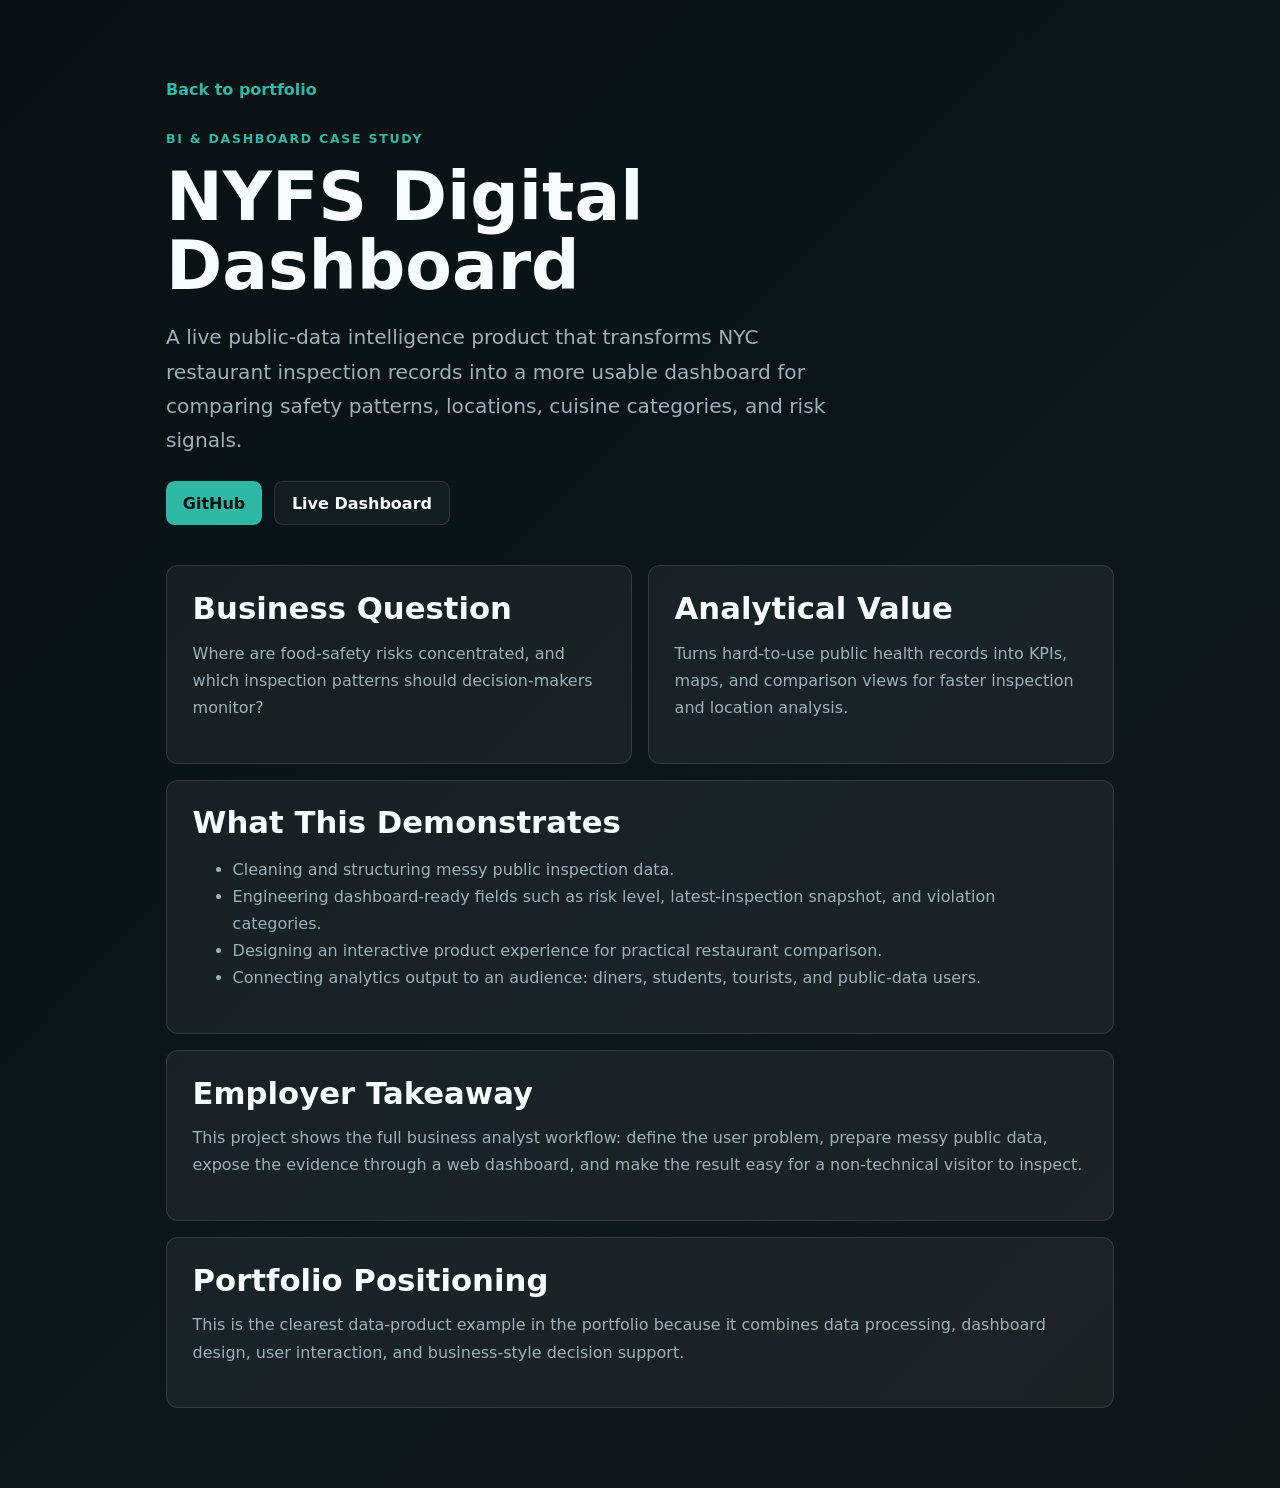
<file: case-studies/nyfs-dashboard.html>
<!doctype html>
<html lang="en">
  <head>
    <meta charset="UTF-8" />
    <meta name="viewport" content="width=device-width, initial-scale=1.0" />
    <title>NYFS Digital Dashboard | Shahbaz Shaikh</title>
    <link rel="stylesheet" href="../styles.css" />
  </head>
  <body>
    <main class="case-study">
      <a class="case-back" href="../index.html#projects">Back to portfolio</a>
      <p class="eyebrow">BI & Dashboard Case Study</p>
      <h1>NYFS Digital Dashboard</h1>
      <p class="hero-lede">
        A live public-data intelligence product that transforms NYC restaurant inspection records
        into a more usable dashboard for comparing safety patterns, locations, cuisine categories,
        and risk signals.
      </p>
      <div class="case-actions">
        <a class="primary-button" href="https://github.com/ShahbazShaikh96/nyfs-dashboard" target="_blank" rel="noreferrer">GitHub</a>
        <a class="secondary-button" href="https://nyfs-web.onrender.com/" target="_blank" rel="noreferrer">Live Dashboard</a>
      </div>

      <section class="case-grid">
        <article>
          <h2>Business Question</h2>
          <p>Where are food-safety risks concentrated, and which inspection patterns should decision-makers monitor?</p>
        </article>
        <article>
          <h2>Analytical Value</h2>
          <p>Turns hard-to-use public health records into KPIs, maps, and comparison views for faster inspection and location analysis.</p>
        </article>
      </section>

      <section class="case-panel">
        <h2>What This Demonstrates</h2>
        <ul>
          <li>Cleaning and structuring messy public inspection data.</li>
          <li>Engineering dashboard-ready fields such as risk level, latest-inspection snapshot, and violation categories.</li>
          <li>Designing an interactive product experience for practical restaurant comparison.</li>
          <li>Connecting analytics output to an audience: diners, students, tourists, and public-data users.</li>
        </ul>
      </section>

      <section class="case-panel">
        <h2>Employer Takeaway</h2>
        <p>
          This project shows the full business analyst workflow: define the user problem, prepare
          messy public data, expose the evidence through a web dashboard, and make the result easy
          for a non-technical visitor to inspect.
        </p>
      </section>

      <section class="case-panel">
        <h2>Portfolio Positioning</h2>
        <p>
          This is the clearest data-product example in the portfolio because it combines data
          processing, dashboard design, user interaction, and business-style decision support.
        </p>
      </section>
    </main>
  </body>
</html>
</file>
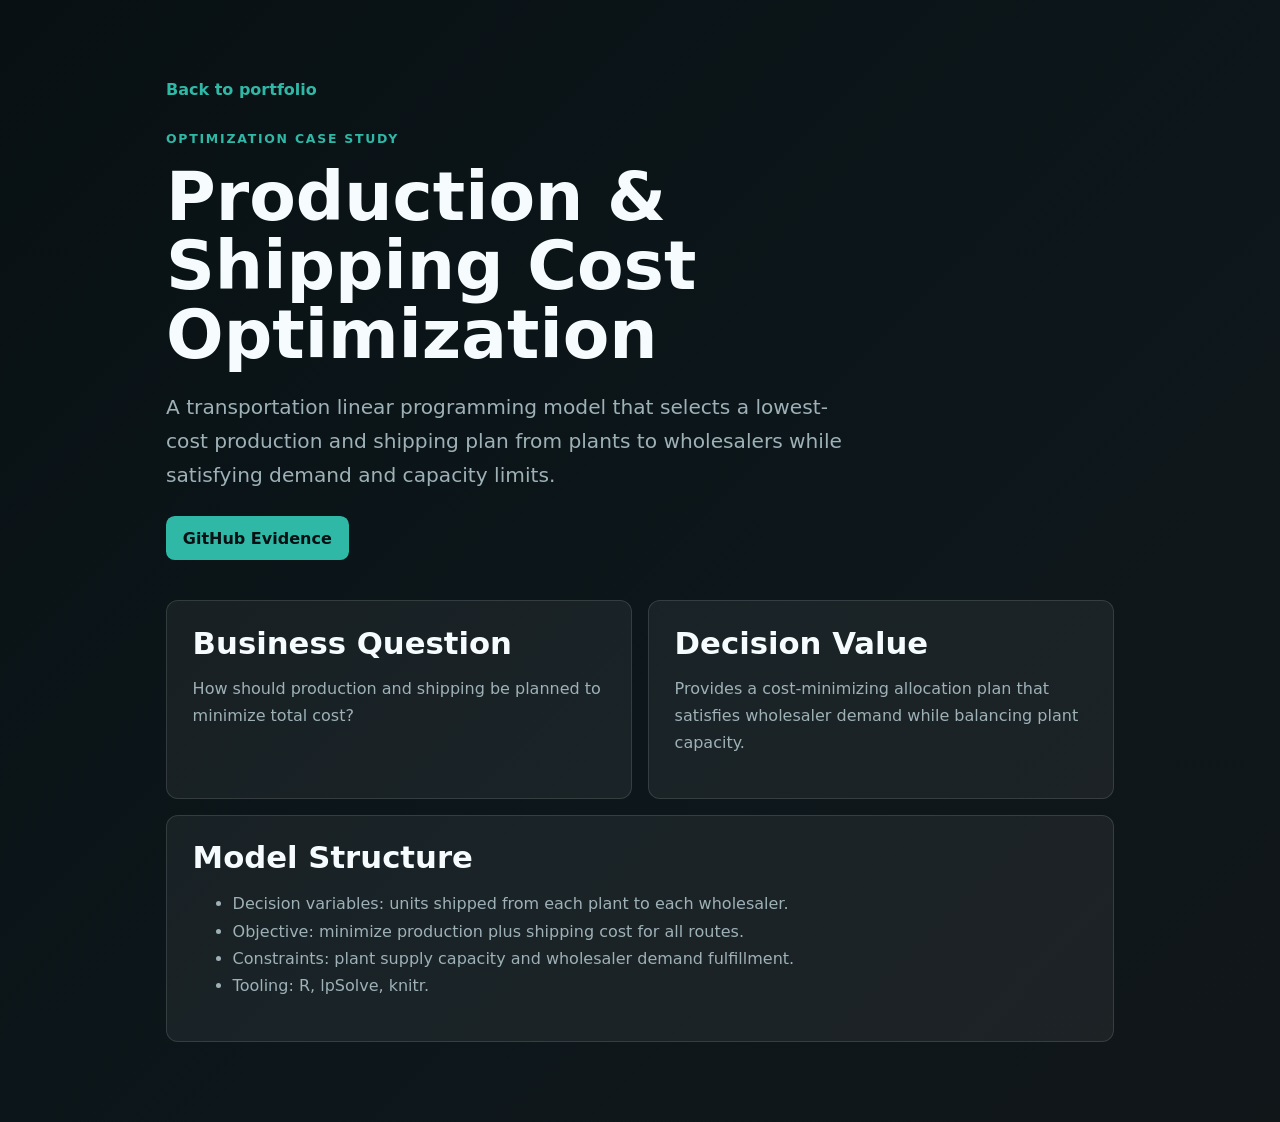
<file: case-studies/qmm-distribution-optimization.html>
<!doctype html>
<html lang="en">
  <head>
    <meta charset="UTF-8" />
    <meta name="viewport" content="width=device-width, initial-scale=1.0" />
    <title>Production & Shipping Cost Optimization | Shahbaz Shaikh</title>
    <link rel="stylesheet" href="../styles.css" />
  </head>
  <body>
    <main class="case-study">
      <a class="case-back" href="../index.html#projects">Back to portfolio</a>
      <p class="eyebrow">Optimization Case Study</p>
      <h1>Production & Shipping Cost Optimization</h1>
      <p class="hero-lede">
        A transportation linear programming model that selects a lowest-cost production and
        shipping plan from plants to wholesalers while satisfying demand and capacity limits.
      </p>
      <div class="case-actions">
        <a class="primary-button" href="https://github.com/ShahbazShaikh96/Quantitaive-Management-Modelling-Projects/tree/main/02_Production_Shipping_Cost_Minimization_LP" target="_blank" rel="noreferrer">GitHub Evidence</a>
      </div>

      <section class="case-grid">
        <article>
          <h2>Business Question</h2>
          <p>How should production and shipping be planned to minimize total cost?</p>
        </article>
        <article>
          <h2>Decision Value</h2>
          <p>Provides a cost-minimizing allocation plan that satisfies wholesaler demand while balancing plant capacity.</p>
        </article>
      </section>

      <section class="case-panel">
        <h2>Model Structure</h2>
        <ul>
          <li>Decision variables: units shipped from each plant to each wholesaler.</li>
          <li>Objective: minimize production plus shipping cost for all routes.</li>
          <li>Constraints: plant supply capacity and wholesaler demand fulfillment.</li>
          <li>Tooling: R, lpSolve, knitr.</li>
        </ul>
      </section>
    </main>
  </body>
</html>
</file>
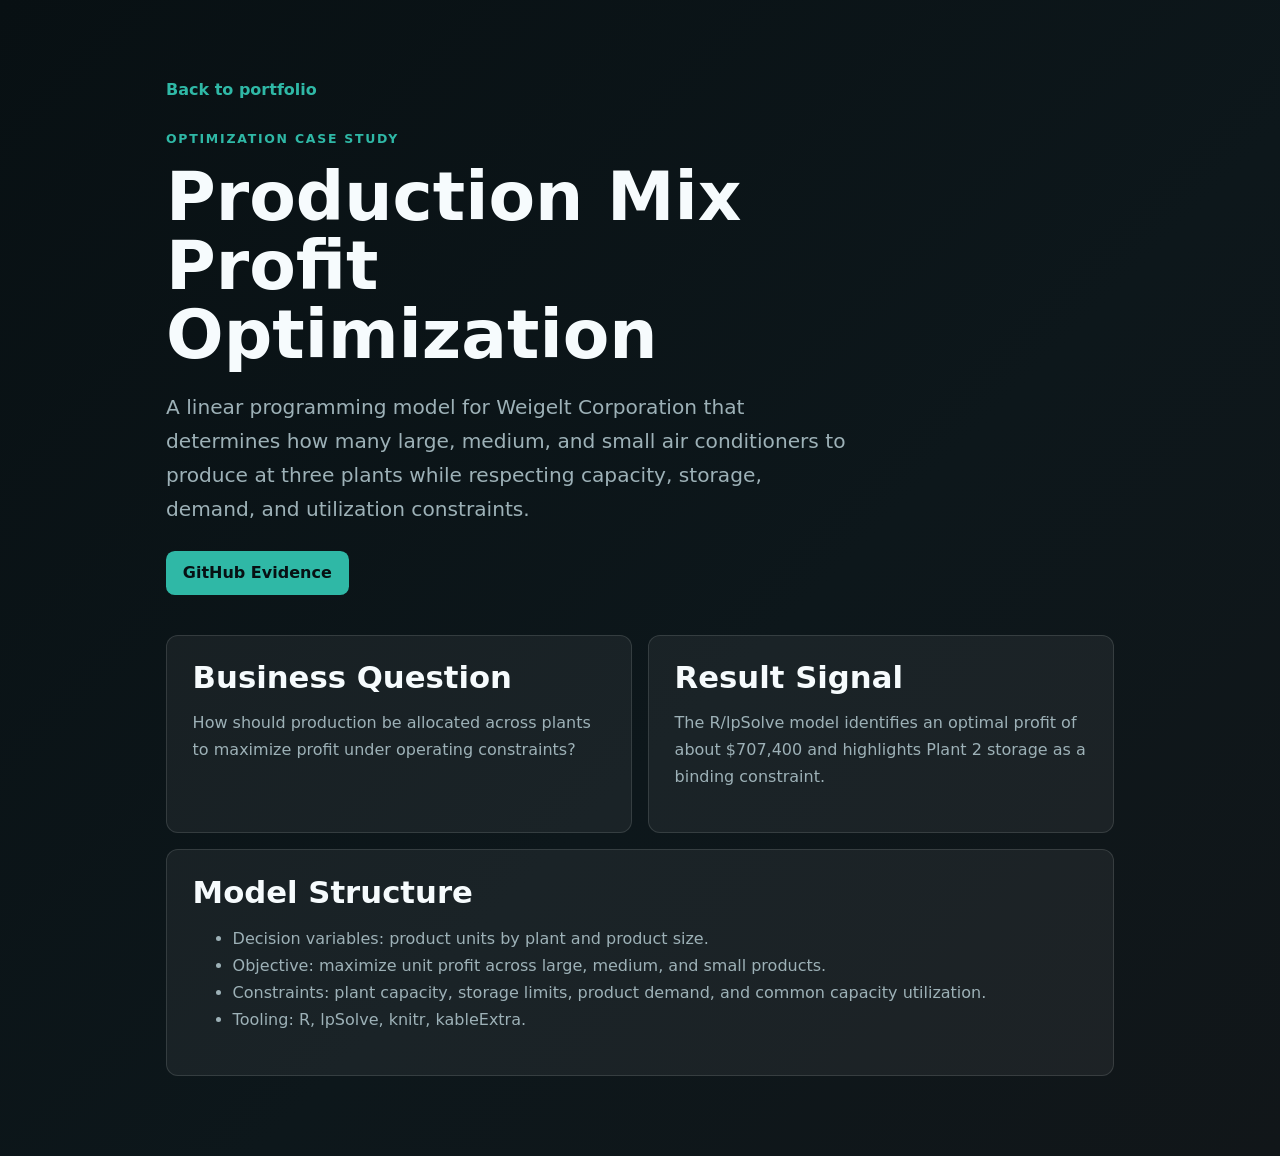
<file: case-studies/qmm-production-optimization.html>
<!doctype html>
<html lang="en">
  <head>
    <meta charset="UTF-8" />
    <meta name="viewport" content="width=device-width, initial-scale=1.0" />
    <title>Production Mix Optimization | Shahbaz Shaikh</title>
    <link rel="stylesheet" href="../styles.css" />
  </head>
  <body>
    <main class="case-study">
      <a class="case-back" href="../index.html#projects">Back to portfolio</a>
      <p class="eyebrow">Optimization Case Study</p>
      <h1>Production Mix Profit Optimization</h1>
      <p class="hero-lede">
        A linear programming model for Weigelt Corporation that determines how many large, medium,
        and small air conditioners to produce at three plants while respecting capacity, storage,
        demand, and utilization constraints.
      </p>
      <div class="case-actions">
        <a class="primary-button" href="https://github.com/ShahbazShaikh96/Quantitaive-Management-Modelling-Projects/tree/main/01_Product_Mix_Profit_Maximization_LP" target="_blank" rel="noreferrer">GitHub Evidence</a>
      </div>

      <section class="case-grid">
        <article>
          <h2>Business Question</h2>
          <p>How should production be allocated across plants to maximize profit under operating constraints?</p>
        </article>
        <article>
          <h2>Result Signal</h2>
          <p>The R/lpSolve model identifies an optimal profit of about $707,400 and highlights Plant 2 storage as a binding constraint.</p>
        </article>
      </section>

      <section class="case-panel">
        <h2>Model Structure</h2>
        <ul>
          <li>Decision variables: product units by plant and product size.</li>
          <li>Objective: maximize unit profit across large, medium, and small products.</li>
          <li>Constraints: plant capacity, storage limits, product demand, and common capacity utilization.</li>
          <li>Tooling: R, lpSolve, knitr, kableExtra.</li>
        </ul>
      </section>
    </main>
  </body>
</html>
</file>
<file: styles.css>
:root {
  color-scheme: dark;
  --bg: #0b1114;
  --panel: #11191d;
  --panel-2: #172126;
  --text: #f6fbfd;
  --muted: #9db1b7;
  --line: rgba(255, 255, 255, 0.12);
  --teal: #2fb8a6;
  --coral: #d97757;
  --gold: #d8b35f;
  --blue: #5c8fb8;
  --violet: #7f7aa8;
  --ink: #071013;
  --shadow: 0 18px 42px rgba(0, 0, 0, 0.24);
}

* {
  box-sizing: border-box;
}

html {
  scroll-behavior: smooth;
}

body {
  margin: 0;
  min-width: 320px;
  background: linear-gradient(135deg, #081013 0%, #0d171b 58%, #111619 100%);
  color: var(--text);
  font-family: Inter, system-ui, -apple-system, BlinkMacSystemFont, "Segoe UI", sans-serif;
}

a {
  color: inherit;
  text-decoration: none;
}

button {
  font: inherit;
}

.site-header {
  position: sticky;
  top: 0;
  z-index: 10;
  display: flex;
  align-items: center;
  justify-content: space-between;
  gap: 1rem;
  padding: 1rem clamp(1rem, 4vw, 4rem);
  border-bottom: 1px solid var(--line);
  background: rgba(9, 16, 20, 0.84);
  backdrop-filter: blur(18px);
}

.brand,
.nav-links,
.hero-actions,
.contact-actions,
.filters {
  display: flex;
  align-items: center;
}

.brand {
  gap: 0.75rem;
  font-weight: 800;
}

.brand-mark {
  display: grid;
  width: 2.35rem;
  height: 2.35rem;
  place-items: center;
  border: 1px solid rgba(78, 224, 193, 0.5);
  border-radius: 0.55rem;
  background: rgba(78, 224, 193, 0.12);
  color: var(--teal);
  font-size: 0.78rem;
  letter-spacing: 0;
}

.nav-links {
  gap: clamp(0.8rem, 3vw, 2rem);
  color: var(--muted);
  font-size: 0.95rem;
  font-weight: 600;
}

.nav-links a:hover {
  color: var(--text);
}

.header-button,
.primary-button,
.secondary-button {
  display: inline-flex;
  min-height: 2.75rem;
  align-items: center;
  justify-content: center;
  border-radius: 0.55rem;
  padding: 0 1.05rem;
  font-weight: 800;
}

.header-button,
.secondary-button {
  border: 1px solid var(--line);
  background: rgba(255, 255, 255, 0.04);
}

.primary-button {
  background: var(--teal);
  color: var(--ink);
}

.hero {
  position: relative;
  overflow: hidden;
  display: grid;
  min-height: calc(92vh - 4.75rem);
  grid-template-columns: minmax(0, 1.15fr) minmax(20rem, 0.85fr);
  align-items: center;
  gap: clamp(2rem, 6vw, 5rem);
  padding: clamp(3rem, 7vw, 5.5rem) clamp(1rem, 5vw, 5rem);
}

.hero::after {
  position: absolute;
  inset: 12% -12% auto auto;
  width: 34rem;
  height: 34rem;
  border: 1px solid rgba(78, 224, 193, 0.22);
  border-radius: 50%;
  content: "";
  animation: orbitPulse 6s ease-in-out infinite alternate;
}

.hero-canvas {
  position: absolute;
  inset: 0;
  width: 100%;
  height: 100%;
  opacity: 0.82;
}

.hero-copy {
  position: relative;
  z-index: 1;
  max-width: 58rem;
}

.welcome-badge {
  display: inline-flex;
  margin-bottom: 1rem;
  border: 1px solid rgba(78, 224, 193, 0.45);
  border-radius: 0.45rem;
  background: rgba(78, 224, 193, 0.11);
  color: var(--text);
  padding: 0.7rem 0.9rem;
  font-weight: 900;
}

.eyebrow {
  margin: 0 0 1rem;
  color: var(--teal);
  font-size: 0.78rem;
  font-weight: 800;
  letter-spacing: 0.14em;
  text-transform: uppercase;
}

h1,
h2,
h3,
p {
  margin-top: 0;
}

h1 {
  max-width: 15ch;
  margin-bottom: 1.25rem;
  font-size: clamp(2.55rem, 5.3vw, 4.7rem);
  line-height: 1.02;
  letter-spacing: 0;
}

#typedRole {
  display: block;
  min-height: 1.06em;
  color: var(--teal);
}

#typedRole::after {
  color: var(--gold);
  content: "|";
  animation: blink 0.8s step-end infinite;
}

h2 {
  margin-bottom: 0.9rem;
  font-size: clamp(2rem, 4vw, 3.8rem);
  line-height: 1;
  letter-spacing: 0;
}

h3 {
  margin-bottom: 0.65rem;
  font-size: 1.08rem;
}

.hero-lede {
  max-width: 43rem;
  color: var(--muted);
  font-size: clamp(1.05rem, 2vw, 1.26rem);
  line-height: 1.7;
}

.hero-actions,
.contact-actions {
  flex-wrap: wrap;
  gap: 0.85rem;
}

.hero-visual {
  position: relative;
  z-index: 1;
  min-height: 30rem;
  border: 1px solid var(--line);
  border-radius: 0.75rem;
  box-shadow: var(--shadow);
  overflow: hidden;
}

.hero-visual img {
  display: block;
  width: 100%;
  height: 30rem;
  object-fit: cover;
  filter: saturate(1.08) contrast(1.03);
}

.hero-visual::after {
  position: absolute;
  inset: 0;
  background:
    linear-gradient(180deg, rgba(7, 16, 19, 0.05), rgba(7, 16, 19, 0.64)),
    radial-gradient(circle at 24% 22%, rgba(78, 224, 193, 0.18), transparent 22rem);
  content: "";
}

.visual-caption {
  position: absolute;
  right: 1rem;
  bottom: 1rem;
  left: 1rem;
  z-index: 1;
  border: 1px solid var(--line);
  border-radius: 0.65rem;
  background: rgba(9, 16, 20, 0.78);
  padding: 1rem;
  backdrop-filter: blur(12px);
}

.visual-caption span {
  display: block;
  color: var(--teal);
  font-size: 0.78rem;
  font-weight: 900;
  letter-spacing: 0.12em;
  text-transform: uppercase;
}

.visual-caption strong {
  display: block;
  max-width: 28rem;
  margin-top: 0.45rem;
  font-size: clamp(1.2rem, 2.3vw, 1.75rem);
  line-height: 1.18;
}

.section-lede {
  color: inherit;
  font-size: 1.05rem;
  line-height: 1.7;
  opacity: 0.78;
}

.gpa-line {
  color: var(--text) !important;
  font-weight: 800;
}

.gpa-line strong {
  color: var(--gold);
}

.course-markers {
  display: grid;
  gap: 0.72rem;
  margin-top: 1.1rem;
}

.course-marker {
  position: relative;
  display: block;
  gap: 0.75rem;
  overflow: hidden;
  border: 1px solid var(--line);
  border-radius: 0.55rem;
  background: rgba(255, 255, 255, 0.045);
  padding: 0.62rem 0.72rem;
}

.course-marker span,
.course-marker strong {
  position: relative;
  z-index: 1;
  font-size: 0.84rem;
}

.course-marker span {
  color: var(--text);
  font-weight: 800;
}

.course-marker strong {
  color: var(--gold);
}

.section {
  padding: clamp(4rem, 8vw, 7rem) clamp(1rem, 5vw, 5rem);
}

.section-heading {
  max-width: 58rem;
  margin-bottom: 2rem;
}

.intro-band {
  background: #f5f7f5;
  color: #111;
}

.intro-band .eyebrow {
  color: #087968;
}

.experience-section {
  background: #10181b;
}

.experience-layout {
  display: grid;
  grid-template-columns: minmax(0, 0.95fr) minmax(28rem, 1.05fr);
  align-items: start;
  gap: clamp(0.85rem, 2vw, 1.15rem);
}

.experience-stack {
  display: grid;
  gap: 1rem;
}

.experience-card,
.education-card {
  border: 1px solid var(--line);
  border-radius: 0.75rem;
  background: rgba(255, 255, 255, 0.045);
  box-shadow: var(--shadow);
  padding: clamp(1.15rem, 2.2vw, 1.65rem);
}

.experience-topline {
  display: flex;
  align-items: flex-start;
  justify-content: space-between;
  gap: 1rem;
  margin-bottom: 0.85rem;
}

.experience-topline h3,
.education-card h3 {
  max-width: 20rem;
  font-size: clamp(1.2rem, 2.2vw, 1.65rem);
  line-height: 1.08;
}

.experience-topline p,
.education-card p,
.experience-card > p {
  color: var(--muted);
  line-height: 1.58;
}

.role-meta {
  margin-bottom: 0;
}

.experience-summary {
  max-width: 62rem;
}

.experience-topline span {
  flex: 0 0 auto;
  border: 1px solid rgba(246, 207, 101, 0.35);
  border-radius: 999px;
  color: var(--gold);
  padding: 0.45rem 0.7rem;
  font-size: 0.8rem;
  font-weight: 800;
}

.experience-columns {
  display: grid;
  grid-template-columns: repeat(2, minmax(0, 1fr));
  gap: 0.65rem;
  margin-top: 0.9rem;
}

.experience-columns div {
  border: 1px solid rgba(53, 208, 186, 0.16);
  border-radius: 0.65rem;
  background: rgba(53, 208, 186, 0.055);
  padding: 0.78rem;
}

.experience-columns h4 {
  margin: 0 0 0.45rem;
  color: var(--text);
  font-size: 0.9rem;
}

.experience-columns p {
  margin-bottom: 0;
  color: var(--muted);
  font-size: 0.86rem;
  line-height: 1.46;
}

.experience-points {
  display: flex;
  flex-wrap: wrap;
  gap: 0.42rem;
  margin-top: 0.9rem;
}

.experience-points span {
  border: 1px solid var(--line);
  border-radius: 999px;
  background: rgba(78, 224, 193, 0.08);
  color: var(--text);
  padding: 0.38rem 0.58rem;
  font-size: 0.78rem;
  font-weight: 800;
}

.education-card {
  position: sticky;
  top: 6rem;
}

.focus-grid,
.featured-grid,
.project-grid,
.skills-flow {
  display: grid;
  gap: 1rem;
}

.focus-grid {
  grid-template-columns: repeat(3, minmax(0, 1fr));
}

.focus-card,
.skill-card {
  border: 1px solid rgba(11, 75, 69, 0.16);
  border-radius: 0.7rem;
  background: rgba(255, 255, 255, 0.72);
  box-shadow: 0 12px 28px rgba(18, 65, 61, 0.06);
  padding: 1.25rem;
}

.focus-card {
  display: block;
  min-height: 13rem;
  transition:
    transform 180ms ease,
    box-shadow 180ms ease,
    border-color 180ms ease;
}

.focus-card:hover {
  border-color: rgba(8, 121, 104, 0.35);
  box-shadow: 0 16px 36px rgba(18, 65, 61, 0.1);
  transform: translateY(-3px);
}

.focus-card span {
  color: #087968;
  font-weight: 900;
}

.focus-card p {
  color: #3f4e51;
  line-height: 1.55;
}

.featured-grid {
  grid-template-columns: repeat(3, minmax(0, 1fr));
}

.featured-card,
.project-card {
  overflow: hidden;
  border: 1px solid var(--line);
  border-radius: 0.75rem;
  background: rgba(255, 255, 255, 0.045);
}

.featured-card {
  min-height: 40rem;
  display: flex;
  flex-direction: column;
}

.project-image {
  min-height: 13.5rem;
  background-position: center;
  background-size: cover;
}

.featured-card .project-image {
  min-height: 15.5rem;
}

.card-body {
  display: flex;
  min-height: 0;
  flex: 1;
  flex-direction: column;
  gap: 0.9rem;
  padding: 1.1rem;
}

.project-meta,
.tag-list {
  display: flex;
  flex-wrap: wrap;
  gap: 0.5rem;
}

.project-meta span,
.tag-list span {
  border: 1px solid var(--line);
  border-radius: 999px;
  padding: 0.36rem 0.66rem;
  color: var(--muted);
  font-size: 0.78rem;
  font-weight: 700;
}

.card-body p {
  color: var(--muted);
  line-height: 1.6;
}

.impact-list {
  display: grid;
  gap: 0.55rem;
  border-left: 3px solid var(--teal);
  padding-left: 0.85rem;
}

.impact-list p {
  margin: 0;
  font-size: 0.92rem;
  line-height: 1.55;
}

.impact-list strong {
  color: var(--text);
}

.card-actions {
  display: flex;
  flex-wrap: wrap;
  gap: 0.55rem;
  margin-top: auto;
}

.card-link {
  display: inline-flex;
  min-height: 2.25rem;
  align-items: center;
  border: 1px solid rgba(53, 208, 186, 0.35);
  border-radius: 999px;
  padding: 0 0.78rem;
  color: var(--teal);
  font-size: 0.86rem;
  font-weight: 900;
}

.projects-section {
  background: #f2f6f5;
  color: #101719;
}

.project-heading {
  max-width: none;
  display: flex;
  align-items: end;
  justify-content: space-between;
  gap: 1rem;
}

.filters {
  flex-wrap: wrap;
  gap: 0.5rem;
}

.filter-button {
  min-height: 2.45rem;
  border: 1px solid rgba(0, 0, 0, 0.12);
  border-radius: 999px;
  background: white;
  color: #263438;
  cursor: pointer;
  font-weight: 800;
  padding: 0 0.85rem;
}

.filter-button.active {
  border-color: #087968;
  background: #087968;
  color: white;
}

.project-grid {
  grid-template-columns: repeat(3, minmax(0, 1fr));
}

.project-card {
  background: white;
  color: #101719;
  box-shadow: 0 14px 34px rgba(13, 52, 48, 0.09);
}

.project-card .card-body p,
.project-card .project-meta span,
.project-card .tag-list span {
  color: #5b6b70;
}

.project-card .impact-list {
  border-left-color: #087968;
}

.project-card .impact-list strong {
  color: #101719;
}

.project-card .project-meta span,
.project-card .tag-list span {
  border-color: rgba(0, 0, 0, 0.12);
}

.project-card .card-link {
  color: #087968;
  border-color: rgba(8, 121, 104, 0.25);
}

.project-title-link {
  color: inherit;
  text-decoration: underline;
  text-decoration-color: rgba(8, 121, 104, 0.35);
  text-underline-offset: 0.18em;
}

.project-title-link:hover {
  color: #087968;
}

.skills-section {
  background: #101314;
}

.skills-flow {
  grid-template-columns: repeat(2, minmax(0, 1fr));
}

.skill-card {
  border-color: var(--line);
  background: rgba(255, 255, 255, 0.052);
  box-shadow: none;
}

.skill-step {
  display: inline-flex;
  margin-bottom: 1rem;
  color: var(--gold);
  font-weight: 900;
}

.skill-card p {
  color: var(--muted);
  line-height: 1.65;
}

.skill-tags {
  display: flex;
  flex-wrap: wrap;
  gap: 0.45rem;
  margin-top: 1rem;
}

.skill-tags span {
  border: 1px solid rgba(53, 208, 186, 0.25);
  border-radius: 999px;
  background: rgba(53, 208, 186, 0.08);
  color: var(--text);
  padding: 0.38rem 0.58rem;
  font-size: 0.76rem;
  font-weight: 800;
}

.contact-section {
  display: flex;
  align-items: center;
  justify-content: space-between;
  gap: 2rem;
  padding: clamp(3rem, 7vw, 4.6rem) clamp(1rem, 5vw, 5rem);
  background: #0d1518;
}

.contact-section > div:first-child {
  max-width: 45rem;
}

.contact-section .eyebrow {
  margin-bottom: 0;
  font-size: clamp(1.7rem, 4vw, 3rem);
  letter-spacing: 0.06em;
}

.contact-link {
  min-width: 9.5rem;
  gap: 0.45rem;
  font-size: 1.02rem;
}

.site-footer {
  display: flex;
  justify-content: space-between;
  gap: 1rem;
  padding: 1.5rem clamp(1rem, 5vw, 5rem);
  color: var(--muted);
  border-top: 1px solid var(--line);
}

.case-study {
  max-width: 980px;
  margin: 0 auto;
  padding: clamp(2rem, 7vw, 5rem) 1rem;
}

.case-study h1 {
  max-width: 13ch;
}

.case-back {
  display: inline-flex;
  margin-bottom: 2rem;
  color: var(--teal);
  font-weight: 900;
}

.case-actions {
  display: flex;
  flex-wrap: wrap;
  gap: 0.75rem;
  margin: 1.5rem 0 2.5rem;
}

.case-grid {
  display: grid;
  grid-template-columns: repeat(2, minmax(0, 1fr));
  gap: 1rem;
  margin: 2rem 0 1rem;
}

.case-grid article,
.case-panel {
  border: 1px solid var(--line);
  border-radius: 0.75rem;
  background: rgba(255, 255, 255, 0.055);
  padding: clamp(1.1rem, 3vw, 1.6rem);
}

.case-grid h2,
.case-panel h2 {
  font-size: clamp(1.35rem, 2.4vw, 2rem);
  line-height: 1.08;
}

.case-grid p,
.case-panel p,
.case-panel li {
  color: var(--muted);
  line-height: 1.7;
}

.case-panel {
  margin-top: 1rem;
}

@media (max-width: 720px) {
  .case-grid {
    grid-template-columns: 1fr;
  }
}

@keyframes blink {
  50% {
    opacity: 0;
  }
}

@keyframes orbitPulse {
  from {
    transform: scale(0.96) rotate(0deg);
    opacity: 0.3;
  }

  to {
    transform: scale(1.06) rotate(18deg);
    opacity: 0.7;
  }
}

@media (max-width: 980px) {
  .hero,
  .focus-grid,
  .featured-grid,
  .project-grid,
  .skills-flow,
  .experience-layout {
    grid-template-columns: 1fr 1fr;
  }

  .hero {
    min-height: auto;
  }

  .project-heading,
  .contact-section {
    align-items: flex-start;
    flex-direction: column;
  }
}

@media (max-width: 720px) {
  .site-header {
    align-items: flex-start;
    flex-direction: column;
  }

  .nav-links {
    width: 100%;
    flex-wrap: wrap;
    justify-content: flex-start;
  }

  .header-button {
    display: none;
  }

  .hero,
  .focus-grid,
  .featured-grid,
  .project-grid,
  .skills-flow,
  .experience-layout {
    grid-template-columns: 1fr;
  }

  h1 {
    font-size: clamp(2.55rem, 13vw, 4.2rem);
  }

  .hero-visual {
    min-height: 25rem;
  }

  .hero-visual img {
    height: 25rem;
  }

  .site-footer {
    flex-direction: column;
  }
}
</file>
